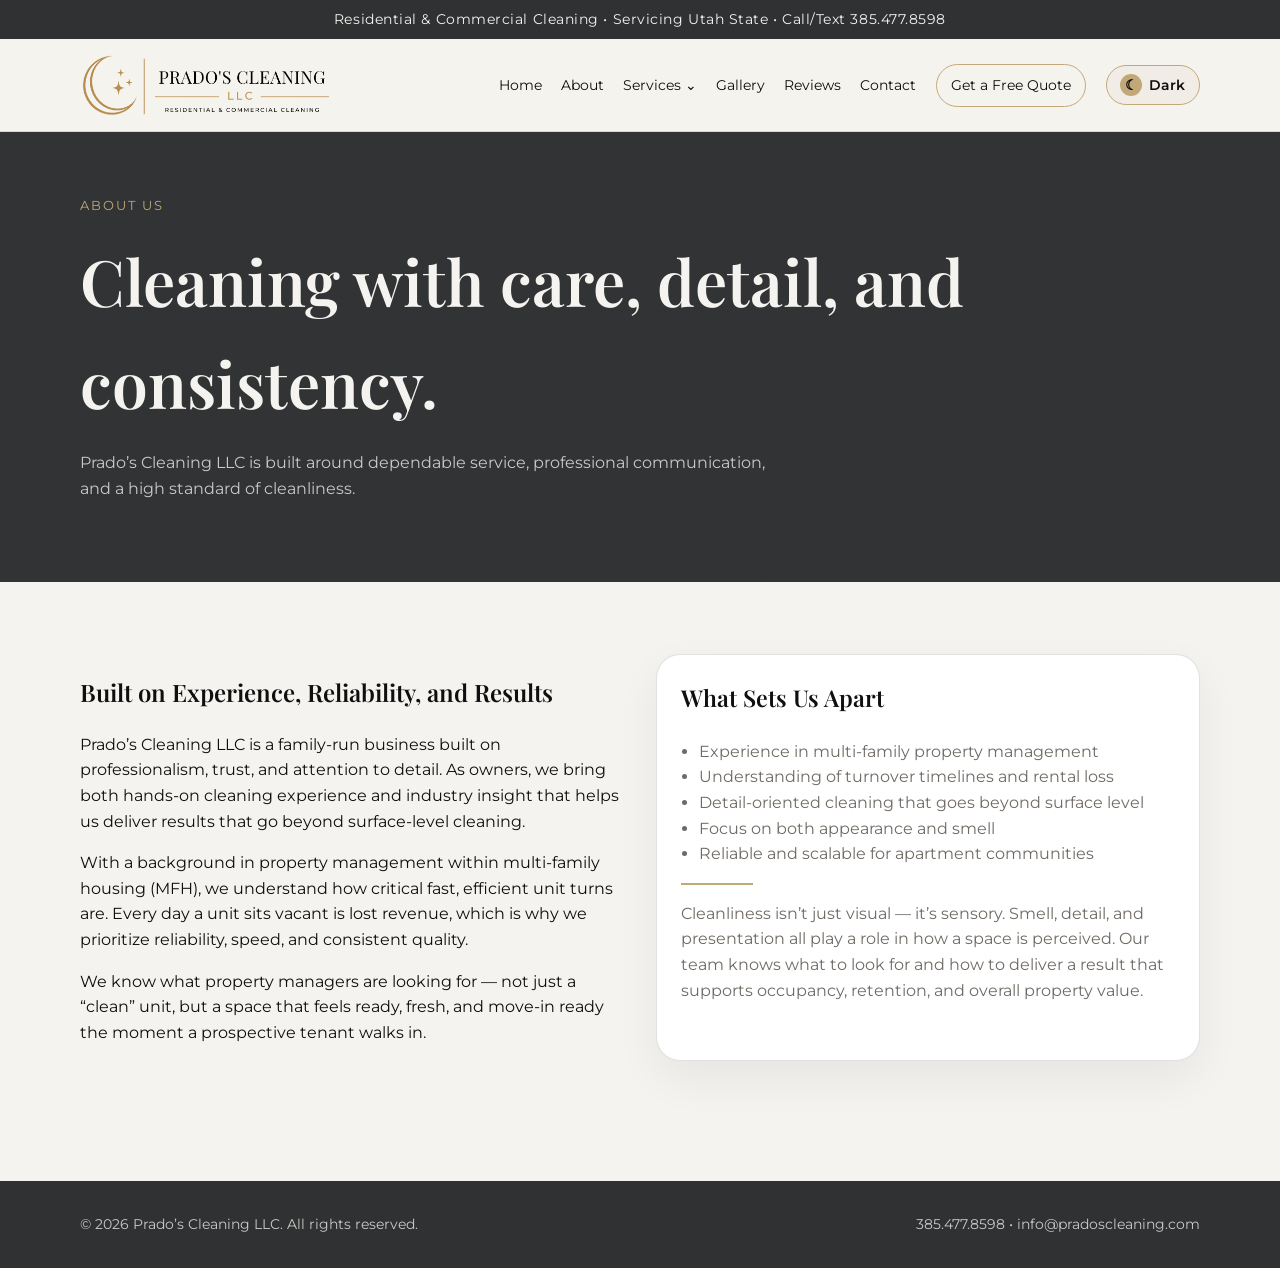
<file: about.html>
<!DOCTYPE html>
<html lang="en">
<head>
  <meta charset="UTF-8" />
  <meta name="viewport" content="width=device-width, initial-scale=1.0" />
  <title>About | Prado’s Cleaning LLC</title>
  <meta name="description" content="Prado’s Cleaning LLC provides residential and commercial cleaning services throughout Utah State." />
  <link rel="preconnect" href="https://fonts.googleapis.com">
  <link rel="preconnect" href="https://fonts.gstatic.com" crossorigin>
  <link href="https://fonts.googleapis.com/css2?family=Montserrat:wght@400;500;600;700&family=Playfair+Display:wght@500;600;700&display=swap" rel="stylesheet">
  <link rel="stylesheet" href="style.css" />
</head>
  
<body>

<div class="announcement">Residential & Commercial Cleaning • Servicing Utah State • Call/Text 385.477.8598</div>
<header class="navbar">
  <div class="container nav-inner">

    <a class="brand" href="index.html">
      <img src="Logo.png" alt="Prado’s Cleaning LLC Logo">
    </a>

    <button class="mobile-menu-toggle" id="mobileMenuToggle" type="button" aria-label="Open menu">
      ☰
    </button>

    <nav class="nav-links" id="navLinks">
      <a href="index.html">Home</a>
      <a href="about.html">About</a>

      <div class="dropdown">
        <button class="dropdown-toggle" type="button">
          Services <span>⌄</span>
        </button>

        <div class="dropdown-menu">
          <a href="services.html#commercial">Commercial</a>
          <a href="services.html#construction">Construction</a>
          <a href="services.html#residential-property">Residential & Property Services</a>
        </div>
      </div>

      <a href="gallery.html">Gallery</a>
<a href="reviews.html">Reviews</a>
<a href="contact.html">Contact</a>

<a class="nav-cta"
   href="https://docs.google.com/forms/d/e/1FAIpQLSeBbezqVvgnI5vgz2CM5HpS5RPvehQDCwMBrAyvXiqpnK0DPA/viewform"
   target="_blank">
   Get a Free Quote
</a>

      <button class="theme-toggle" id="themeToggle" type="button" aria-label="Toggle dark mode">
        <span class="toggle-icon">☾</span>
        <span class="toggle-text">Dark</span>
      </button>
    </nav>

  </div>
</header>


<main>
  <section class="page-hero">
    <div class="container">
      <div class="kicker">About Us</div>
      <h1>Cleaning with care, detail, and consistency.</h1>
      <p>Prado’s Cleaning LLC is built around dependable service, professional communication, and a high standard of cleanliness.</p>
    </div>
  </section>

  <section class="section">
  <div class="container grid-2">

    <div>
      <h2>Built on Experience, Reliability, and Results</h2>

      <p>
        Prado’s Cleaning LLC is a family-run business built on professionalism, trust, and attention to detail. As owners, we bring both hands-on cleaning experience and industry insight that helps us deliver results that go beyond surface-level cleaning.
      </p>

      <p>
        With a background in property management within multi-family housing (MFH), we understand how critical fast, efficient unit turns are. Every day a unit sits vacant is lost revenue, which is why we prioritize reliability, speed, and consistent quality.
      </p>

      <p>
        We know what property managers are looking for — not just a “clean” unit, but a space that feels ready, fresh, and move-in ready the moment a prospective tenant walks in.
      </p>
    </div>

    <div class="card">
      <h3>What Sets Us Apart</h3>

      <ul class="list">
        <li>Experience in multi-family property management</li>
        <li>Understanding of turnover timelines and rental loss</li>
        <li>Detail-oriented cleaning that goes beyond surface level</li>
        <li>Focus on both appearance and smell</li>
        <li>Reliable and scalable for apartment communities</li>
      </ul>

      <div class="divider"></div>

      <p>
        Cleanliness isn’t just visual — it’s sensory. Smell, detail, and presentation all play a role in how a space is perceived. Our team knows what to look for and how to deliver a result that supports occupancy, retention, and overall property value.
      </p>
    </div>

  </div>
</section>
</main>


<footer class="footer">
  <div class="container footer-inner">
    <div>© 2026 Prado’s Cleaning LLC. All rights reserved.</div>
    <div>385.477.8598 • info@pradoscleaning.com</div>
  </div>
</footer>

<script src="script.js"></script>
  
</body>
</html>
</file>
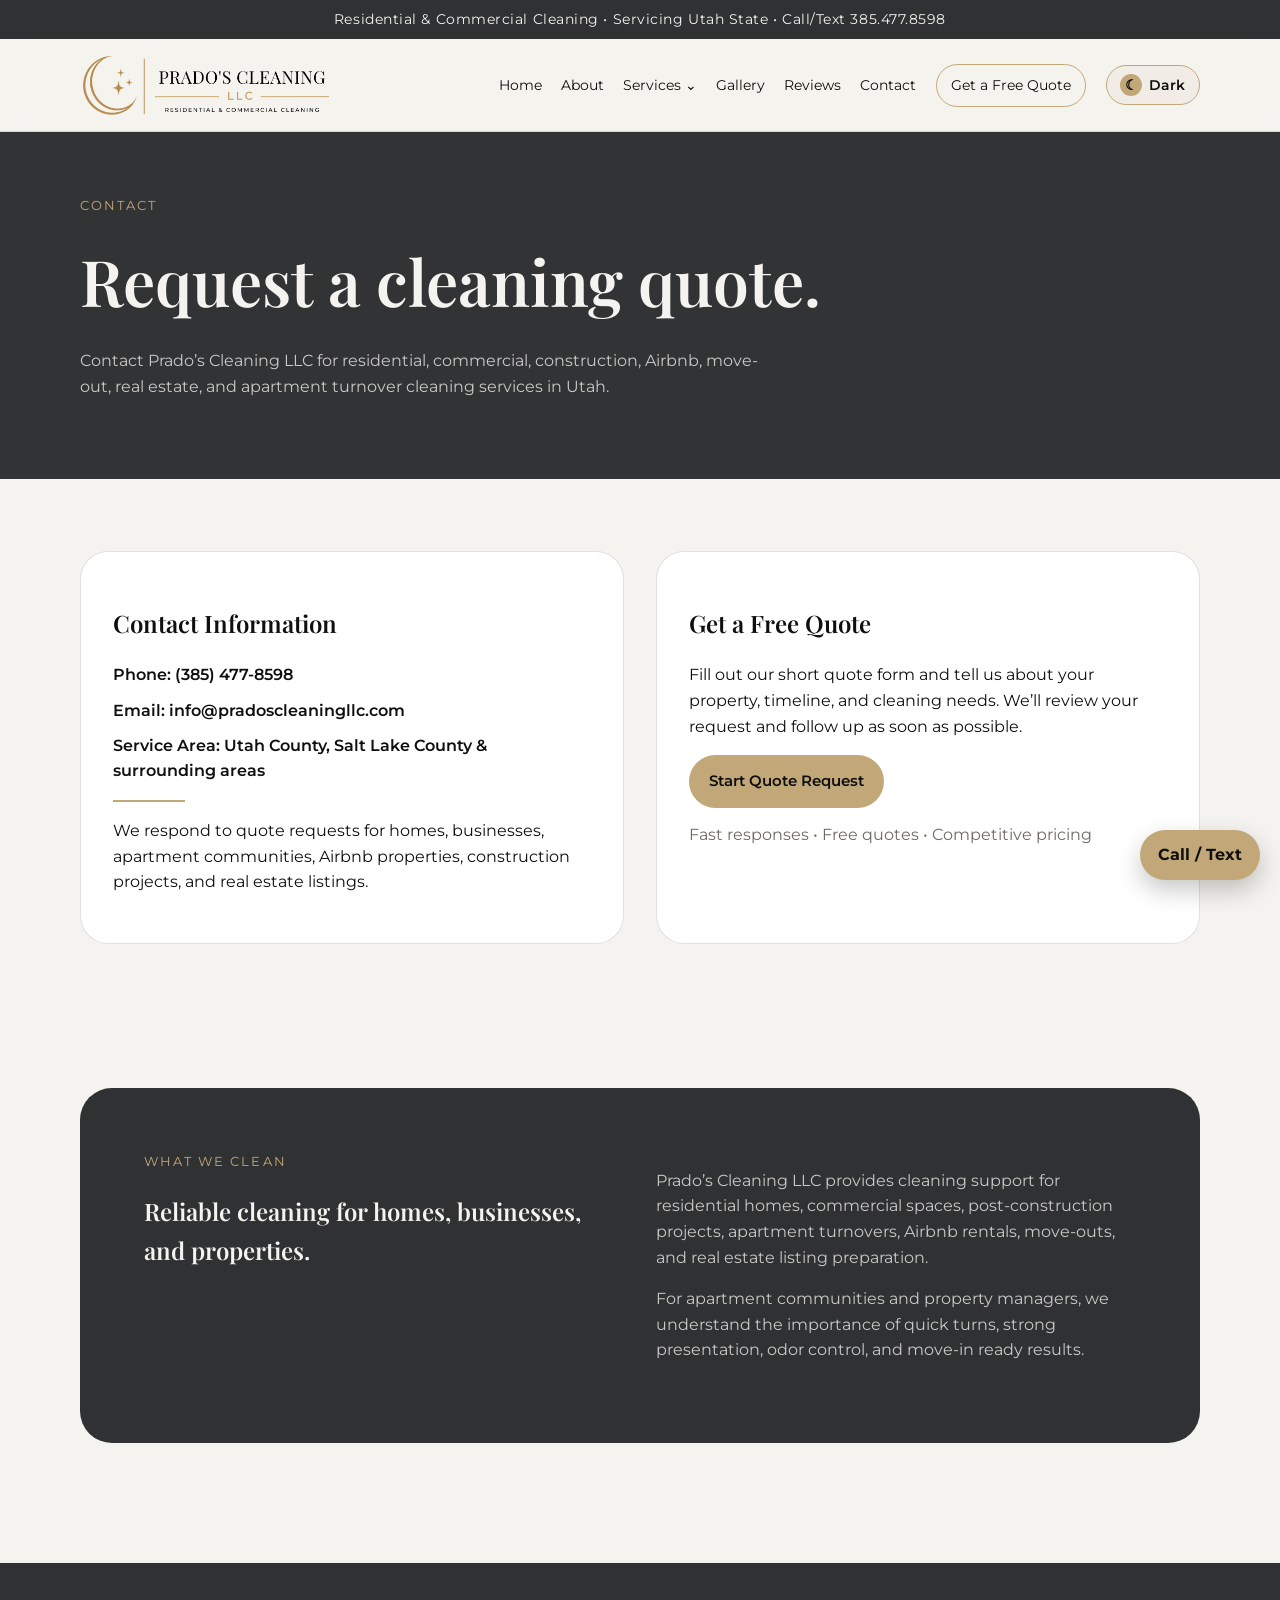
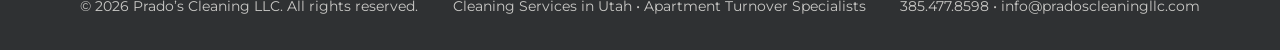
<file: contact.html>
<!DOCTYPE html>
<html lang="en">
<head>
  <meta charset="UTF-8" />
  <meta name="viewport" content="width=device-width, initial-scale=1.0" />

  <title>Contact Prado’s Cleaning LLC | Cleaning Services in Utah</title>
  <meta name="description" content="Contact Prado’s Cleaning LLC for residential, commercial, construction, Airbnb, move-out, and apartment turnover cleaning services in Utah." />

  <link rel="preconnect" href="https://fonts.googleapis.com">
  <link rel="preconnect" href="https://fonts.gstatic.com" crossorigin>
  <link href="https://fonts.googleapis.com/css2?family=Montserrat:wght@400;500;600;700&family=Playfair+Display:wght@500;600;700&display=swap" rel="stylesheet">

  <link rel="stylesheet" href="style.css" />
</head>

<body>

<div class="announcement">
  Residential & Commercial Cleaning • Servicing Utah State • Call/Text 385.477.8598
</div>

<header class="navbar">
  <div class="container nav-inner">

    <a class="brand" href="index.html">
      <img src="Logo.png" alt="Prado’s Cleaning LLC Logo">
    </a>

    <button class="mobile-menu-toggle" id="mobileMenuToggle" type="button" aria-label="Open menu">
      ☰
    </button>

    <nav class="nav-links" id="navLinks">
      <a href="index.html">Home</a>
      <a href="about.html">About</a>

      <div class="dropdown">
        <button class="dropdown-toggle" type="button">
          Services <span>⌄</span>
        </button>

        <div class="dropdown-menu">
          <a href="services.html#commercial">Commercial</a>
          <a href="services.html#construction">Construction</a>
          <a href="services.html#residential-property">Residential & Property Services</a>
        </div>
      </div>

      <a href="gallery.html">Gallery</a>
      <a href="reviews.html">Reviews</a>
      <a href="contact.html">Contact</a>

      <a class="nav-cta"
         href="https://docs.google.com/forms/d/e/1FAIpQLSeBbezqVvgnI5vgz2CM5HpS5RPvehQDCwMBrAyvXiqpnK0DPA/viewform"
         target="_blank">
        Get a Free Quote
      </a>

      <button class="theme-toggle" id="themeToggle" type="button" aria-label="Toggle dark mode">
        <span class="toggle-icon">☾</span>
        <span class="toggle-text">Dark</span>
      </button>
    </nav>

  </div>
</header>

<main>
  <section class="page-hero">
    <div class="container">
      <div class="kicker">Contact</div>
      <h1>Request a cleaning quote.</h1>
      <p>
        Contact Prado’s Cleaning LLC for residential, commercial, construction,
        Airbnb, move-out, real estate, and apartment turnover cleaning services in Utah.
      </p>
    </div>
  </section>

  <section class="section">
    <div class="container grid-2">

      <div class="contact-box">
        <h2>Contact Information</h2>

        <p class="contact-line">
          Phone:
          <a href="tel:3854778598">(385) 477-8598</a>
        </p>

        <p class="contact-line">
          Email:
          <a href="mailto:info@pradoscleaningllc.com">info@pradoscleaningllc.com</a>
        </p>

        <p class="contact-line">
          Service Area:
          Utah County, Salt Lake County & surrounding areas
        </p>

        <div class="divider"></div>

        <p>
          We respond to quote requests for homes, businesses, apartment communities,
          Airbnb properties, construction projects, and real estate listings.
        </p>
      </div>

      <div class="contact-box">
        <h2>Get a Free Quote</h2>

        <p>
          Fill out our short quote form and tell us about your property, timeline,
          and cleaning needs. We’ll review your request and follow up as soon as possible.
        </p>

        <a class="btn btn-primary"
           href="https://docs.google.com/forms/d/e/1FAIpQLSeBbezqVvgnI5vgz2CM5HpS5RPvehQDCwMBrAyvXiqpnK0DPA/viewform"
           target="_blank">
          Start Quote Request
        </a>

        <p style="margin-top: 14px; color: var(--muted);">
          Fast responses • Free quotes • Competitive pricing
        </p>
      </div>

    </div>
  </section>

  <section class="section">
    <div class="container dark-panel">
      <div class="grid-2">
        <div>
          <div class="kicker">What We Clean</div>
          <h2>Reliable cleaning for homes, businesses, and properties.</h2>
        </div>

        <div>
          <p>
            Prado’s Cleaning LLC provides cleaning support for residential homes,
            commercial spaces, post-construction projects, apartment turnovers,
            Airbnb rentals, move-outs, and real estate listing preparation.
          </p>

          <p>
            For apartment communities and property managers, we understand the importance
            of quick turns, strong presentation, odor control, and move-in ready results.
          </p>
        </div>
      </div>
    </div>
  </section>
</main>

<a href="tel:3854778598" class="call-button">Call / Text</a>

<footer class="footer">
  <div class="container footer-inner">
    <div>© 2026 Prado’s Cleaning LLC. All rights reserved.</div>
    <div>Cleaning Services in Utah • Apartment Turnover Specialists</div>
    <div>385.477.8598 • info@pradoscleaningllc.com</div>
  </div>
</footer>

<script src="script.js"></script>

</body>
</html>
</file>
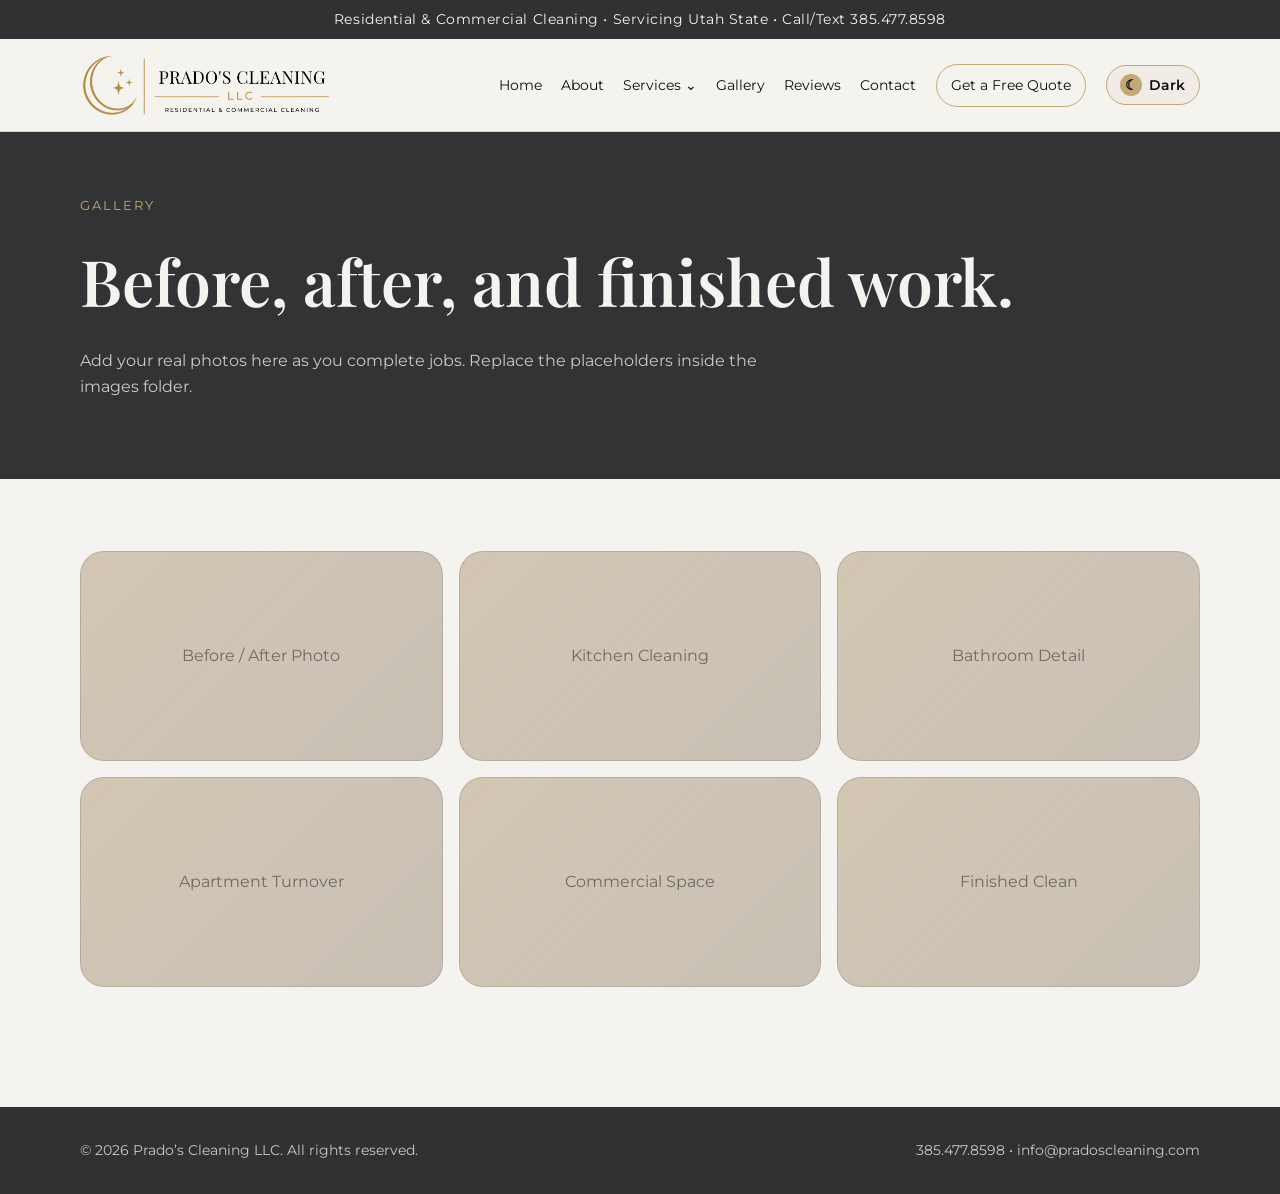
<file: gallery.html>
<!DOCTYPE html>
<html lang="en">
<head>
  <meta charset="UTF-8" />
  <meta name="viewport" content="width=device-width, initial-scale=1.0" />
  <title>Gallery | Prado’s Cleaning LLC</title>
  <meta name="description" content="Prado’s Cleaning LLC provides residential and commercial cleaning services throughout Utah State." />
  <link rel="preconnect" href="https://fonts.googleapis.com">
  <link rel="preconnect" href="https://fonts.gstatic.com" crossorigin>
  <link href="https://fonts.googleapis.com/css2?family=Montserrat:wght@400;500;600;700&family=Playfair+Display:wght@500;600;700&display=swap" rel="stylesheet">
  <link rel="stylesheet" href="style.css" />
</head>

<body>

<div class="announcement">Residential & Commercial Cleaning • Servicing Utah State • Call/Text 385.477.8598</div>
<header class="navbar">
  <div class="container nav-inner">

    <a class="brand" href="index.html">
      <img src="Logo.png" alt="Prado’s Cleaning LLC Logo">
    </a>

    <button class="mobile-menu-toggle" id="mobileMenuToggle" type="button" aria-label="Open menu">
      ☰
    </button>

    <nav class="nav-links" id="navLinks">
      <a href="index.html">Home</a>
      <a href="about.html">About</a>

      <div class="dropdown">
        <button class="dropdown-toggle" type="button">
          Services <span>⌄</span>
        </button>

        <div class="dropdown-menu">
          <a href="services.html#commercial">Commercial</a>
          <a href="services.html#construction">Construction</a>
          <a href="services.html#residential-property">Residential & Property Services</a>
        </div>
      </div>

      <a href="gallery.html">Gallery</a>
      <a href="reviews.html">Reviews</a>
      <a href="contact.html">Contact</a>

      <a class="nav-cta"
   href="https://docs.google.com/forms/d/e/1FAIpQLSeBbezqVvgnI5vgz2CM5HpS5RPvehQDCwMBrAyvXiqpnK0DPA/viewform"
   target="_blank">
   Get a Free Quote
      </a>

      <button class="theme-toggle" id="themeToggle" type="button" aria-label="Toggle dark mode">
        <span class="toggle-icon">☾</span>
        <span class="toggle-text">Dark</span>
      </button>
    </nav>

  </div>
</header>


<main>
  <section class="page-hero">
    <div class="container">
      <div class="kicker">Gallery</div>
      <h1>Before, after, and finished work.</h1>
      <p>Add your real photos here as you complete jobs. Replace the placeholders inside the images folder.</p>
    </div>
  </section>

  <section class="section">
    <div class="container gallery-grid">
      <div class="gallery-item">Before / After Photo</div>
      <div class="gallery-item">Kitchen Cleaning</div>
      <div class="gallery-item">Bathroom Detail</div>
      <div class="gallery-item">Apartment Turnover</div>
      <div class="gallery-item">Commercial Space</div>
      <div class="gallery-item">Finished Clean</div>
    </div>
  </section>
</main>


<footer class="footer">
  <div class="container footer-inner">
    <div>© 2026 Prado’s Cleaning LLC. All rights reserved.</div>
    <div>385.477.8598 • info@pradoscleaning.com</div>
  </div>
</footer>

<script src="script.js"></script>
  
</body>
</html>
</file>
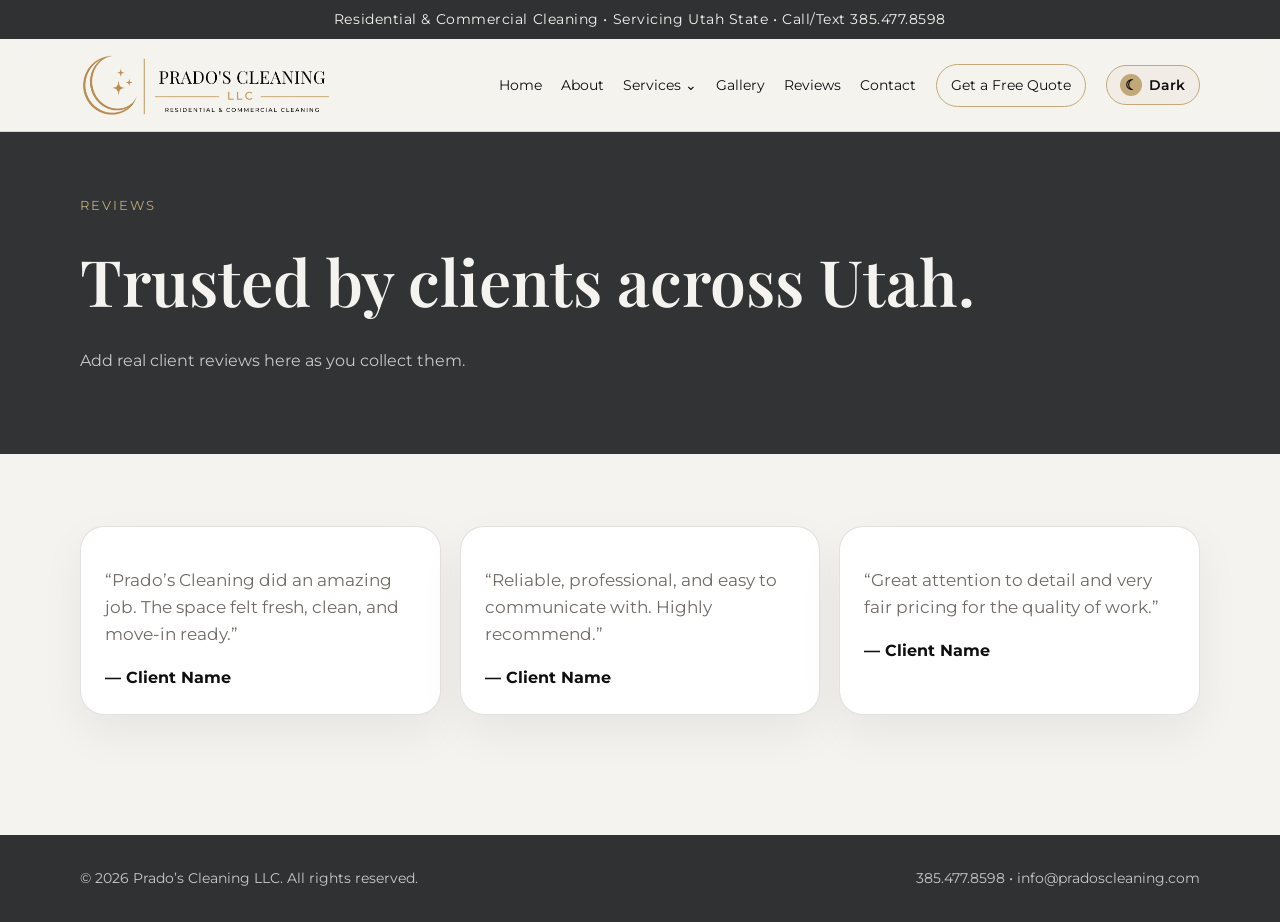
<file: reviews.html>
<!DOCTYPE html>
<html lang="en">
<head>
  <meta charset="UTF-8" />
  <meta name="viewport" content="width=device-width, initial-scale=1.0" />
  <title>Reviews | Prado’s Cleaning LLC</title>
  <meta name="description" content="Prado’s Cleaning LLC provides residential and commercial cleaning services throughout Utah State." />
  <link rel="preconnect" href="https://fonts.googleapis.com">
  <link rel="preconnect" href="https://fonts.gstatic.com" crossorigin>
  <link href="https://fonts.googleapis.com/css2?family=Montserrat:wght@400;500;600;700&family=Playfair+Display:wght@500;600;700&display=swap" rel="stylesheet">
  <link rel="stylesheet" href="style.css" />
</head>
  
<body>

<div class="announcement">Residential & Commercial Cleaning • Servicing Utah State • Call/Text 385.477.8598</div>
<header class="navbar">
  <div class="container nav-inner">

    <a class="brand" href="index.html">
        <img src="Logo.png" alt="Prado’s Cleaning LLC Logo">
    </a>

    <button class="mobile-menu-toggle" id="mobileMenuToggle" type="button" aria-label="Open menu">
      ☰
    </button>

    <nav class="nav-links" id="navLinks">
      <a href="index.html">Home</a>
      <a href="about.html">About</a>

      <div class="dropdown">
        <button class="dropdown-toggle" type="button">
          Services <span>⌄</span>
        </button>

        <div class="dropdown-menu">
          <a href="services.html#commercial">Commercial</a>
          <a href="services.html#construction">Construction</a>
          <a href="services.html#residential-property">Residential & Property Services</a>
        </div>
      </div>

      <a href="gallery.html">Gallery</a>
<a href="reviews.html">Reviews</a>
<a href="contact.html">Contact</a>

<a class="nav-cta"
   href="https://docs.google.com/forms/d/e/1FAIpQLSeBbezqVvgnI5vgz2CM5HpS5RPvehQDCwMBrAyvXiqpnK0DPA/viewform"
   target="_blank">
   Get a Free Quote
</a>

      <button class="theme-toggle" id="themeToggle" type="button" aria-label="Toggle dark mode">
        <span class="toggle-icon">☾</span>
        <span class="toggle-text">Dark</span>
      </button>
    </nav>

  </div>
</header>


<main>
  <section class="page-hero">
    <div class="container">
      <div class="kicker">Reviews</div>
      <h1>Trusted by clients across Utah.</h1>
      <p>Add real client reviews here as you collect them.</p>
    </div>
  </section>

  <section class="section">
    <div class="container grid-3">
      <div class="card">
        <p class="quote">“Prado’s Cleaning did an amazing job. The space felt fresh, clean, and move-in ready.”</p>
        <strong>— Client Name</strong>
      </div>
      <div class="card">
        <p class="quote">“Reliable, professional, and easy to communicate with. Highly recommend.”</p>
        <strong>— Client Name</strong>
      </div>
      <div class="card">
        <p class="quote">“Great attention to detail and very fair pricing for the quality of work.”</p>
        <strong>— Client Name</strong>
      </div>
    </div>
  </section>
</main>


<footer class="footer">
  <div class="container footer-inner">
    <div>© 2026 Prado’s Cleaning LLC. All rights reserved.</div>
    <div>385.477.8598 • info@pradoscleaning.com</div>
  </div>
</footer>

<script src="script.js"></script>
  
</body>
</html>
</file>
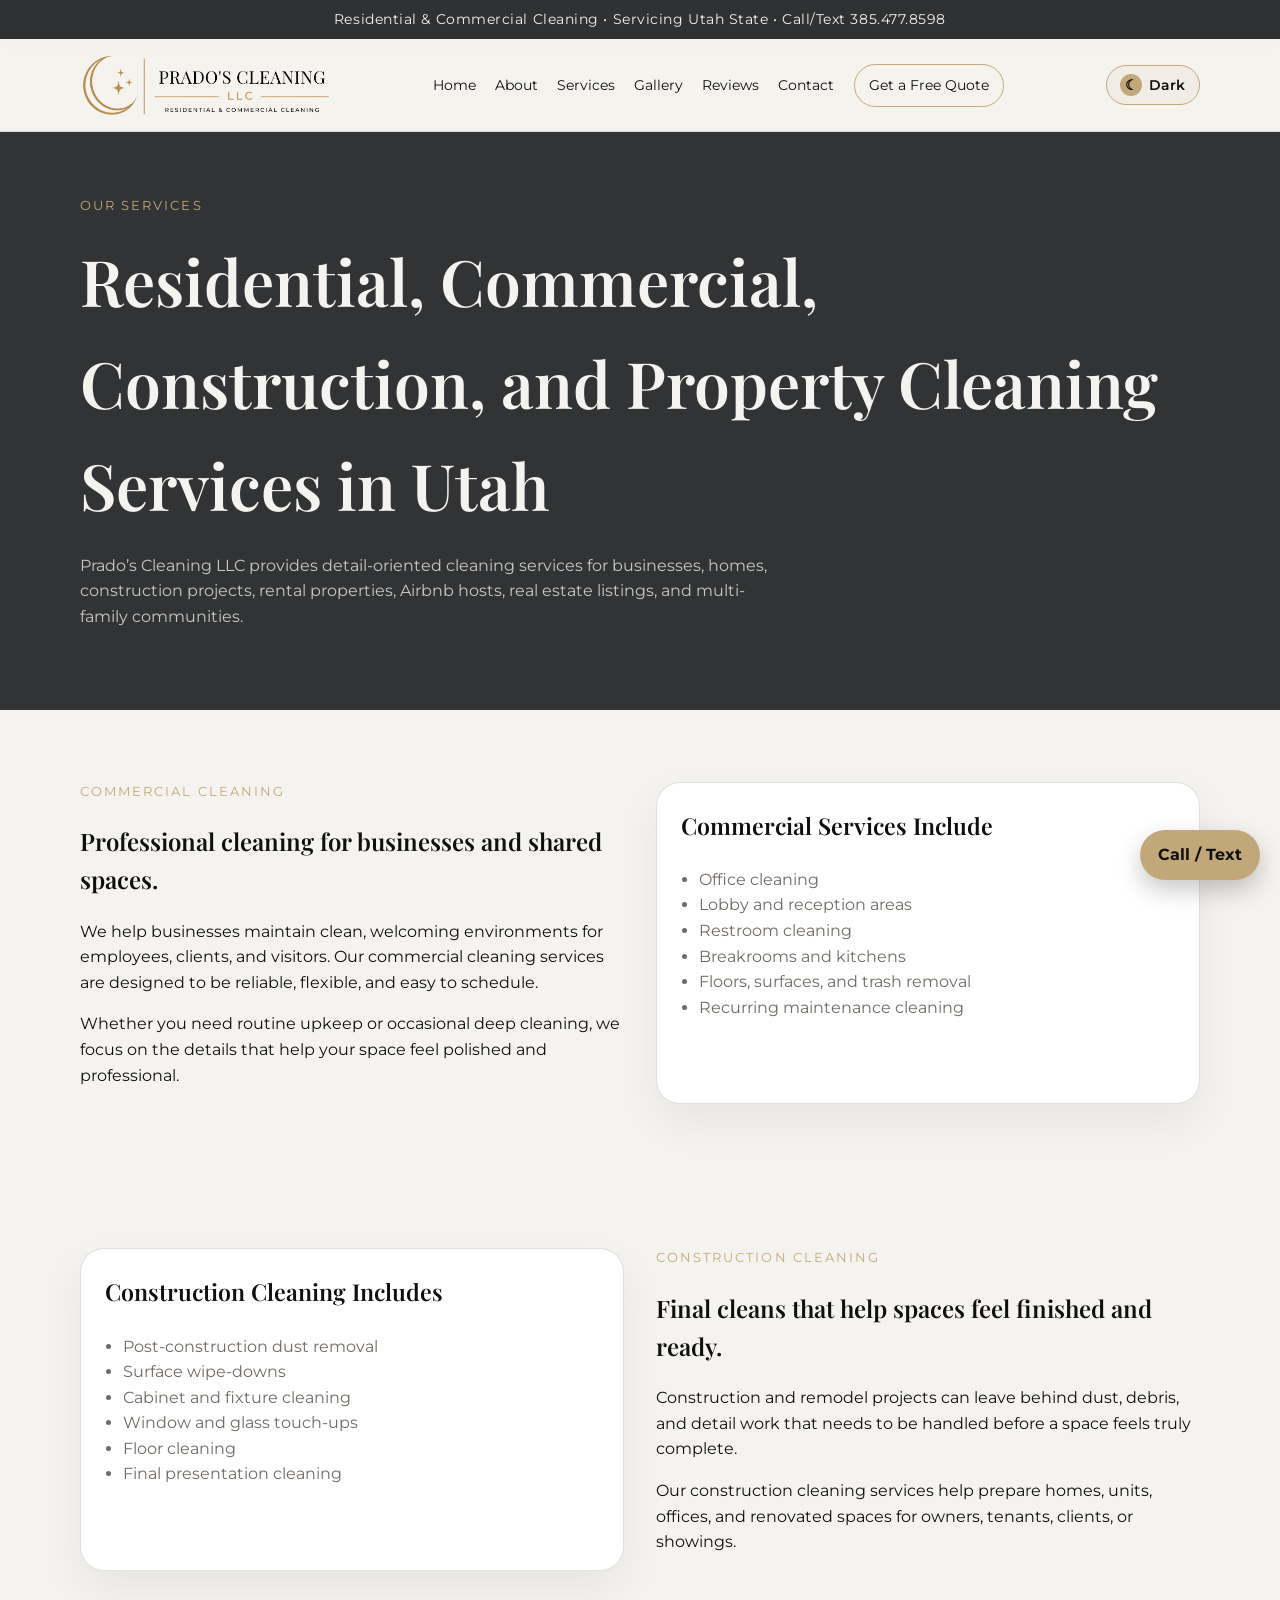
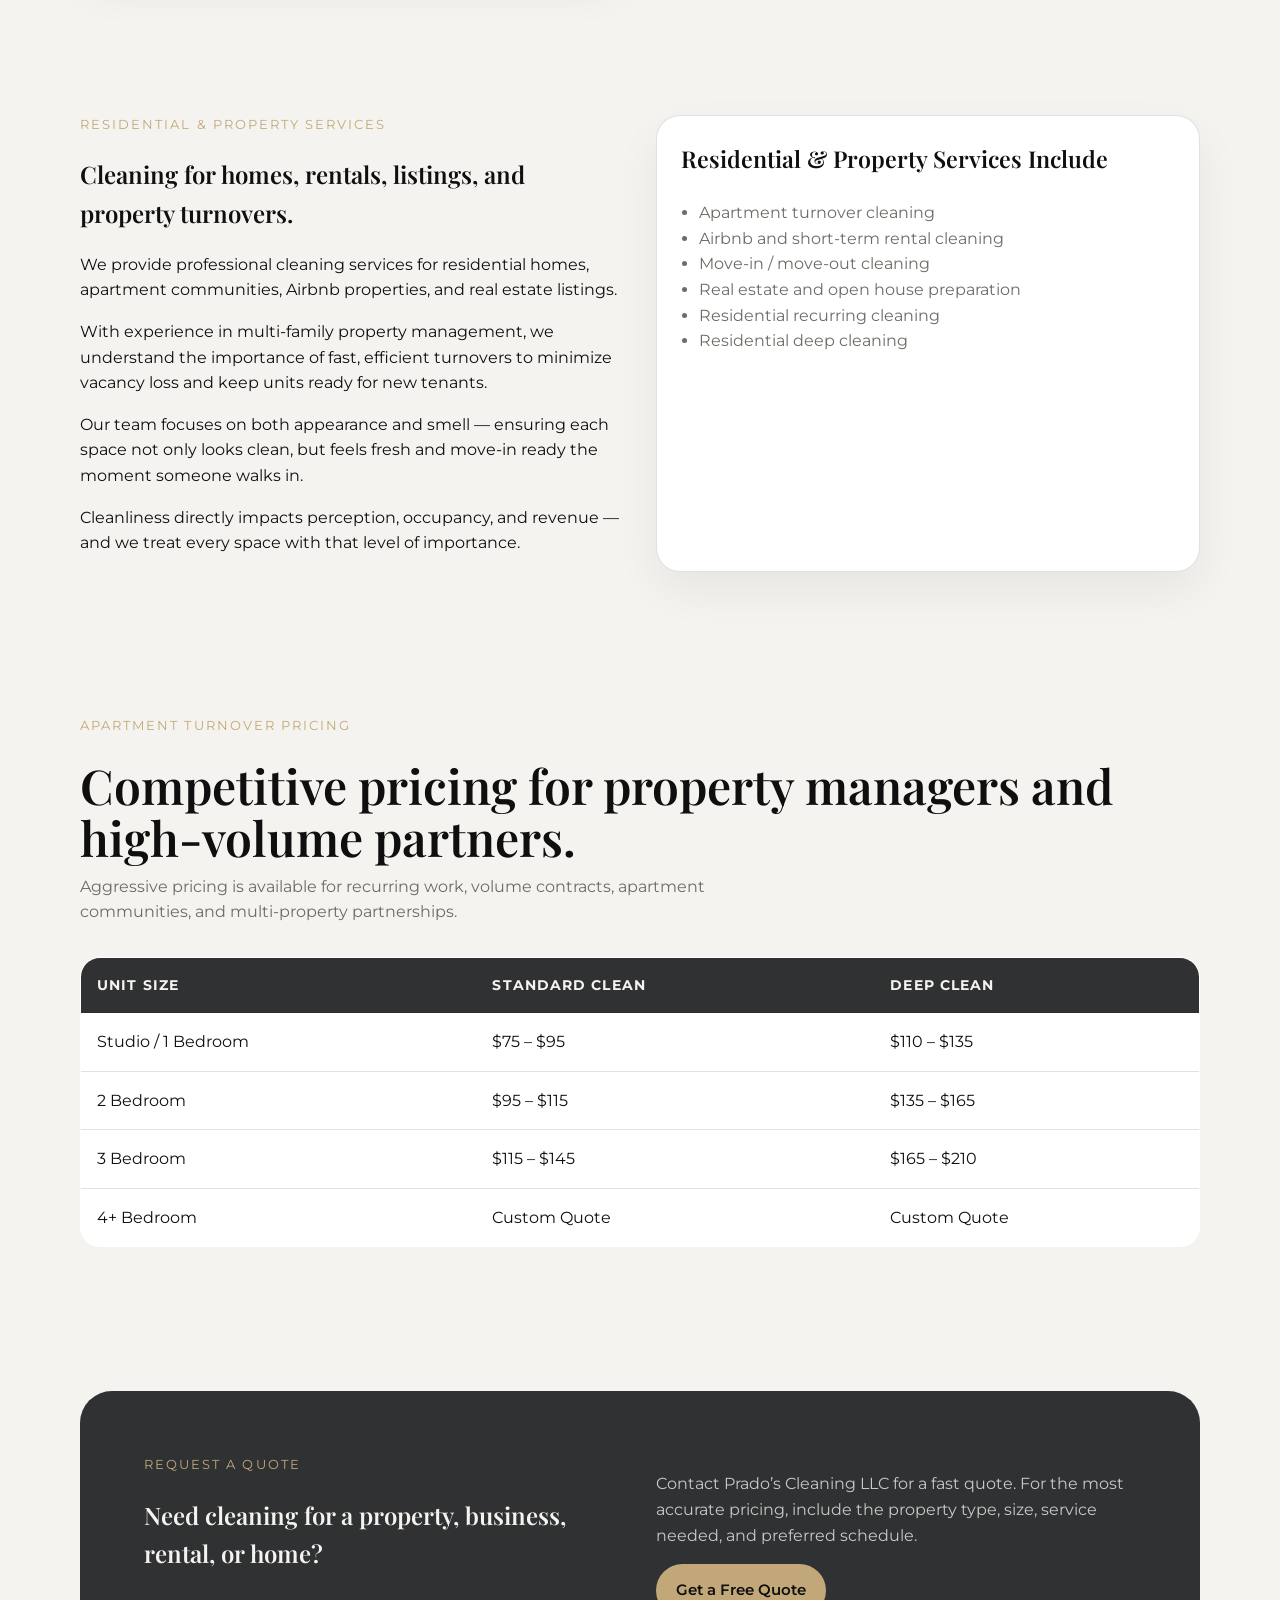
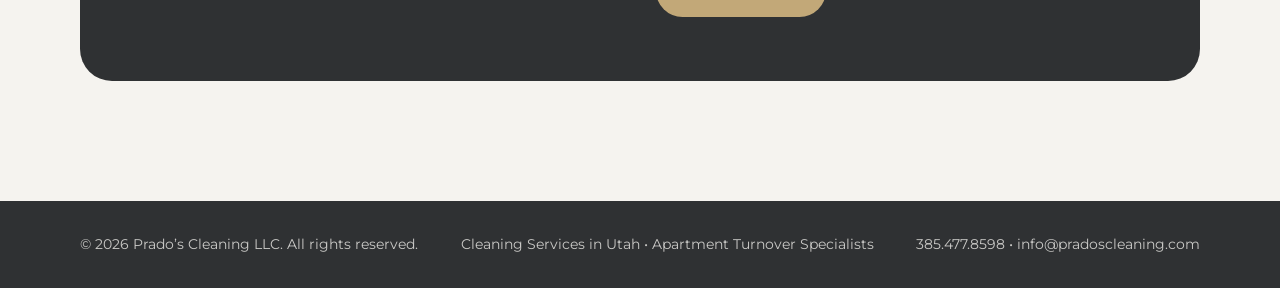
<file: services.html>
<!DOCTYPE html>
<html lang="en">
<head>
  <meta charset="UTF-8" />
  <meta name="viewport" content="width=device-width, initial-scale=1.0" />

  <title>Cleaning Services in Utah | Prado’s Cleaning LLC</title>
  <meta name="description" content="Prado’s Cleaning LLC provides commercial cleaning, construction cleaning, residential cleaning, Airbnb cleaning, real estate cleaning, and property cleaning services throughout Utah." />

  <link rel="preconnect" href="https://fonts.googleapis.com">
  <link rel="preconnect" href="https://fonts.gstatic.com" crossorigin>
  <link href="https://fonts.googleapis.com/css2?family=Montserrat:wght@400;500;600;700&family=Playfair+Display:wght@500;600;700&display=swap" rel="stylesheet">

  <link rel="stylesheet" href="style.css" />
</head>

<body>
  <div class="announcement">
    Residential & Commercial Cleaning • Servicing Utah State • Call/Text 385.477.8598
  </div>

  <header class="navbar">
    <div class="container nav-inner">

      <a class="brand" href="index.html">
       <img src="Logo.png" alt="Prado’s Cleaning LLC Logo">
      </a>

      <nav class="nav-links">
        <a href="index.html">Home</a>
        <a href="about.html">About</a>

        <div class="dropdown">
          <a href="services.html">Services</a>
          <div class="dropdown-menu">
            <a href="#commercial">Commercial</a>
            <a href="#construction">Construction</a>
            <a href="#residential-property">Residential & Property Services</a>
          </div>
        </div>

        <a href="gallery.html">Gallery</a>
<a href="reviews.html">Reviews</a>
<a href="contact.html">Contact</a>

<a class="nav-cta"
   href="https://docs.google.com/forms/d/e/1FAIpQLSeBbezqVvgnI5vgz2CM5HpS5RPvehQDCwMBrAyvXiqpnK0DPA/viewform"
   target="_blank">
   Get a Free Quote
</a>
      </nav>

      <button class="theme-toggle" id="themeToggle" type="button" aria-label="Toggle dark mode">
        <span class="toggle-icon">☾</span>
        <span class="toggle-text">Dark</span>
      </button>

    </div>
  </header>

  <main>
    <section class="page-hero">
      <div class="container">
        <div class="kicker">Our Services</div>
        <h1>Residential, Commercial, Construction, and Property Cleaning Services in Utah</h1>
        <p>
          Prado’s Cleaning LLC provides detail-oriented cleaning services for businesses,
          homes, construction projects, rental properties, Airbnb hosts, real estate listings,
          and multi-family communities.
        </p>
      </div>
    </section>

    <section class="section" id="commercial">
      <div class="container grid-2">
        <div>
          <div class="kicker">Commercial Cleaning</div>
          <h2>Professional cleaning for businesses and shared spaces.</h2>
          <p>
            We help businesses maintain clean, welcoming environments for employees,
            clients, and visitors. Our commercial cleaning services are designed to be
            reliable, flexible, and easy to schedule.
          </p>
          <p>
            Whether you need routine upkeep or occasional deep cleaning, we focus on the
            details that help your space feel polished and professional.
          </p>
        </div>

        <div class="card">
          <h3>Commercial Services Include</h3>
          <ul class="list">
            <li>Office cleaning</li>
            <li>Lobby and reception areas</li>
            <li>Restroom cleaning</li>
            <li>Breakrooms and kitchens</li>
            <li>Floors, surfaces, and trash removal</li>
            <li>Recurring maintenance cleaning</li>
          </ul>
        </div>
      </div>
    </section>

    <section class="section" id="construction">
      <div class="container grid-2">
        <div class="card">
          <h3>Construction Cleaning Includes</h3>
          <ul class="list">
            <li>Post-construction dust removal</li>
            <li>Surface wipe-downs</li>
            <li>Cabinet and fixture cleaning</li>
            <li>Window and glass touch-ups</li>
            <li>Floor cleaning</li>
            <li>Final presentation cleaning</li>
          </ul>
        </div>

        <div>
          <div class="kicker">Construction Cleaning</div>
          <h2>Final cleans that help spaces feel finished and ready.</h2>
          <p>
            Construction and remodel projects can leave behind dust, debris, and detail
            work that needs to be handled before a space feels truly complete.
          </p>
          <p>
            Our construction cleaning services help prepare homes, units, offices, and
            renovated spaces for owners, tenants, clients, or showings.
          </p>
        </div>
      </div>
    </section>

    <section class="section" id="residential-property">
      <div class="container grid-2">
        <div>
          <div class="kicker">Residential & Property Services</div>
          <h2>Cleaning for homes, rentals, listings, and property turnovers.</h2>

          <p>
            We provide professional cleaning services for residential homes, apartment
            communities, Airbnb properties, and real estate listings.
          </p>

          <p>
            With experience in multi-family property management, we understand the
            importance of fast, efficient turnovers to minimize vacancy loss and keep
            units ready for new tenants.
          </p>

          <p>
            Our team focuses on both appearance and smell — ensuring each space not only
            looks clean, but feels fresh and move-in ready the moment someone walks in.
          </p>

          <p>
            Cleanliness directly impacts perception, occupancy, and revenue — and we treat
            every space with that level of importance.
          </p>
        </div>

        <div class="card">
          <h3>Residential & Property Services Include</h3>
          <ul class="list">
            <li>Apartment turnover cleaning</li>
            <li>Airbnb and short-term rental cleaning</li>
            <li>Move-in / move-out cleaning</li>
            <li>Real estate and open house preparation</li>
            <li>Residential recurring cleaning</li>
            <li>Residential deep cleaning</li>
          </ul>
        </div>
      </div>
    </section>

    <section class="section">
      <div class="container">
        <div class="section-title">
          <div class="kicker">Apartment Turnover Pricing</div>
          <h2>Competitive pricing for property managers and high-volume partners.</h2>
          <p>
            Aggressive pricing is available for recurring work, volume contracts,
            apartment communities, and multi-property partnerships.
          </p>
        </div>

        <table class="price-table">
          <tr>
            <th>Unit Size</th>
            <th>Standard Clean</th>
            <th>Deep Clean</th>
          </tr>
          <tr>
            <td>Studio / 1 Bedroom</td>
            <td>$75 – $95</td>
            <td>$110 – $135</td>
          </tr>
          <tr>
            <td>2 Bedroom</td>
            <td>$95 – $115</td>
            <td>$135 – $165</td>
          </tr>
          <tr>
            <td>3 Bedroom</td>
            <td>$115 – $145</td>
            <td>$165 – $210</td>
          </tr>
          <tr>
            <td>4+ Bedroom</td>
            <td>Custom Quote</td>
            <td>Custom Quote</td>
          </tr>
        </table>
      </div>
    </section>

    <section class="section">
      <div class="container dark-panel">
        <div class="grid-2">
          <div>
            <div class="kicker">Request a Quote</div>
            <h2>Need cleaning for a property, business, rental, or home?</h2>
          </div>

          <div>
            <p>
              Contact Prado’s Cleaning LLC for a fast quote. For the most accurate pricing,
              include the property type, size, service needed, and preferred schedule.
            </p>
            <a class="btn btn-primary"
   href="https://docs.google.com/forms/d/e/1FAIpQLSeBbezqVvgnI5vgz2CM5HpS5RPvehQDCwMBrAyvXiqpnK0DPA/viewform"
   target="_blank">
   Get a Free Quote
</a>
          </div>
        </div>
      </div>
    </section>
  </main>

  <a href="tel:3854778598" class="call-button">Call / Text</a>

  <footer class="footer">
    <div class="container footer-inner">
      <div>© 2026 Prado’s Cleaning LLC. All rights reserved.</div>
      <div>Cleaning Services in Utah • Apartment Turnover Specialists</div>
      <div>385.477.8598 • info@pradoscleaning.com</div>
    </div>
  </footer>

<script src="script.js"></script>
</body>
</html>
</file>
<file: style.css>
:root {
  --black: #0f0f10;
  --charcoal: #2f3133;
  --soft-charcoal: #3b3d3f;
  --deep-grey: #26282a;
  --ivory: #f5f3ef;
  --warm-beige: #d8cfc4;
  --gold: #c2a878;
  --soft-white: #ffffff;
  --muted: #6f6a64;
  --border: rgba(15, 15, 16, 0.12);
}

* {
  box-sizing: border-box;
}

html {
  scroll-behavior: smooth;
}

body {
  margin: 0;
  font-family: "Montserrat", Arial, sans-serif;
  background: var(--ivory);
  color: var(--black);
  line-height: 1.6;
}

h1,
h2,
h3,
.logo-text {
  font-family: "Playfair Display", Georgia, serif;
  font-weight: 600;
}

a {
  color: inherit;
  text-decoration: none;
}

img {
  max-width: 100%;
  display: block;
}

.container {
  width: min(1120px, 92%);
  margin: 0 auto;
}

/* Announcement */
.announcement {
  background: var(--charcoal);
  color: var(--ivory);
  text-align: center;
  padding: 0.55rem 1rem;
  font-size: 0.85rem;
  letter-spacing: 0.04em;
}

/* Navbar */
.navbar {
  background: rgba(245, 243, 239, 0.94);
  border-bottom: 1px solid var(--border);
  position: sticky;
  top: 0;
  z-index: 100;
  backdrop-filter: blur(10px);
}

.nav-inner {
  display: flex;
  align-items: center;
  justify-content: space-between;
  padding: 1rem 0;
  gap: 1rem;
}

.brand {
  display: flex;
  align-items: center;
}

.brand img {
  height: 60px;
  width: auto;
  transition: transform 0.25s ease, opacity 0.25s ease, filter 0.25s ease;
}

.brand:hover img {
  transform: translateY(-1px) scale(1.03);
  opacity: 0.92;
}

.mobile-menu-toggle {
  display: none;
  border: 1px solid var(--gold);
  background: rgba(194, 168, 120, 0.08);
  color: var(--black);
  padding: 0.55rem 0.8rem;
  border-radius: 999px;
  font-size: 1.2rem;
  cursor: pointer;
}

.nav-links {
  display: flex;
  align-items: center;
  gap: 1.2rem;
  font-size: 0.9rem;
}

.nav-links a:hover {
  color: var(--gold);
}

.nav-cta {
  border: 1px solid var(--gold);
  padding: 0.55rem 0.9rem;
  border-radius: 999px;
}

.nav-cta:hover {
  background: var(--gold);
  color: var(--black) !important;
}

/* Dropdown */
.dropdown {
  position: relative;
}

.dropdown-toggle {
  border: none;
  background: transparent;
  color: var(--black);
  font-family: "Montserrat", Arial, sans-serif;
  font-size: 0.9rem;
  cursor: pointer;
  padding: 0;
}

.dropdown-toggle:hover {
  color: var(--gold);
}

.dropdown-menu {
  position: absolute;
  top: 160%;
  left: 0;
  min-width: 270px;
  background: var(--soft-white);
  border: 1px solid var(--border);
  border-radius: 18px;
  padding: 0.55rem;
  box-shadow: 0 18px 45px rgba(15, 15, 16, 0.12);
  display: none;
  z-index: 999;
}

.dropdown.open .dropdown-menu {
  display: grid;
  gap: 0.2rem;
}

.dropdown-menu a {
  display: block;
  padding: 0.75rem 0.9rem;
  border-radius: 12px;
  font-size: 0.88rem;
}

.dropdown-menu a:hover,
.dropdown-menu a.active-section {
  background: rgba(194, 168, 120, 0.14);
  color: var(--gold);
}

/* Theme Toggle */
.theme-toggle {
  border: 1px solid var(--gold);
  background: rgba(194, 168, 120, 0.08);
  color: var(--black);
  padding: 0.5rem 0.85rem;
  border-radius: 999px;
  cursor: pointer;
  font-family: "Montserrat", Arial, sans-serif;
  font-weight: 600;
  font-size: 0.85rem;
  display: flex;
  align-items: center;
  gap: 0.45rem;
  transition: all 0.25s ease;
}

.theme-toggle:hover {
  background: var(--gold);
  color: var(--black);
  transform: translateY(-1px);
}

.toggle-icon {
  width: 22px;
  height: 22px;
  border-radius: 50%;
  background: var(--gold);
  color: var(--black);
  display: grid;
  place-items: center;
  font-size: 0.9rem;
  line-height: 1;
}

/* Homepage Hero Image */
.hero {
  min-height: 78vh;
  padding: 7rem 0 6rem;
  background-image:
    linear-gradient(rgba(47, 49, 51, 0.55), rgba(47, 49, 51, 0.72)),
    url("./hero-cleaning.jpg");
  background-size: cover;
  background-position: center center;
  background-repeat: no-repeat;
  background-attachment: fixed;
  color: var(--ivory);
  display: flex;
  align-items: center;
}

.hero-card {
  width: min(760px, 100%);
  background: rgba(38, 40, 42, 0.38);
  padding: clamp(1.5rem, 4vw, 3rem);
  border-radius: 28px;
  backdrop-filter: blur(4px);
}

.kicker {
  color: var(--gold);
  text-transform: uppercase;
  letter-spacing: 0.16em;
  font-size: 0.8rem;
  margin-bottom: 0.8rem;
}

.hero h1 {
  font-size: clamp(2.6rem, 6vw, 5rem);
  line-height: 1;
  margin: 0 0 1rem;
}

.hero p {
  font-size: 1.12rem;
  width: min(640px, 100%);
  color: rgba(245, 243, 239, 0.9);
}

/* Buttons */
.button-row {
  display: flex;
  gap: 1rem;
  flex-wrap: wrap;
  margin-top: 2rem;
}

.btn {
  display: inline-block;
  padding: 0.9rem 1.25rem;
  border-radius: 999px;
  font-weight: 600;
  font-size: 0.92rem;
}

.btn-primary {
  background: var(--gold);
  color: var(--black);
}

.btn-primary:hover {
  opacity: 0.9;
  transform: translateY(-1px);
}

.btn-secondary {
  border: 1px solid rgba(245, 243, 239, 0.7);
  color: var(--ivory);
}

.btn-secondary:hover {
  background: rgba(245, 243, 239, 0.12);
}

/* Sections */
.section {
  padding: 4.5rem 0;
}

.section-title {
  display: grid;
  gap: 0.6rem;
  margin-bottom: 2rem;
}

.section-title h2 {
  font-size: clamp(2rem, 4vw, 3rem);
  line-height: 1.1;
  margin: 0;
}

.section-title p {
  margin: 0;
  color: var(--muted);
  max-width: 720px;
}

.grid-3 {
  display: grid;
  grid-template-columns: repeat(3, 1fr);
  gap: 1.2rem;
}

.grid-2 {
  display: grid;
  grid-template-columns: repeat(2, 1fr);
  gap: 2rem;
}

/* Cards */
.card {
  background: var(--soft-white);
  border: 1px solid var(--border);
  border-radius: 24px;
  padding: 1.5rem;
  box-shadow: 0 18px 45px rgba(15, 15, 16, 0.06);
}

.card h3 {
  margin-top: 0;
  font-size: 1.45rem;
}

.card p {
  color: var(--muted);
}

.divider {
  width: 72px;
  height: 2px;
  background: var(--gold);
  margin: 1rem 0;
}

/* Dark Panels */
.dark-panel {
  background: var(--charcoal);
  color: var(--ivory);
  border-radius: 32px;
  padding: clamp(2rem, 5vw, 4rem);
}

.dark-panel p {
  color: rgba(245, 243, 239, 0.78);
}

/* Pricing */
.price-table {
  width: 100%;
  border-collapse: collapse;
  overflow: hidden;
  border-radius: 20px;
  background: var(--soft-white);
  border: 1px solid var(--border);
}

.price-table th,
.price-table td {
  padding: 1rem;
  text-align: left;
  border-bottom: 1px solid var(--border);
}

.price-table th {
  background: var(--charcoal);
  color: var(--ivory);
  font-size: 0.86rem;
  text-transform: uppercase;
  letter-spacing: 0.08em;
}

.price-table tr:last-child td {
  border-bottom: none;
}

/* Gallery */
.gallery-grid {
  display: grid;
  grid-template-columns: repeat(3, 1fr);
  gap: 1rem;
}

.gallery-item {
  min-height: 210px;
  border-radius: 24px;
  background:
    linear-gradient(135deg, rgba(194, 168, 120, 0.22), rgba(15, 15, 16, 0.08)),
    var(--warm-beige);
  border: 1px solid var(--border);
  display: grid;
  place-items: center;
  color: var(--muted);
  text-align: center;
  padding: 1rem;
}

/* Reviews */
.quote {
  font-size: 1.05rem;
  color: var(--black);
}

/* Contact */
.contact-box {
  background: var(--soft-white);
  border-radius: 28px;
  padding: 2rem;
  border: 1px solid var(--border);
}

.contact-line {
  margin: 0.6rem 0;
  font-weight: 600;
}

/* Subpage Header */
.page-hero {
  padding: 4rem 0;
  background:
    linear-gradient(rgba(47, 49, 51, 0.84), rgba(47, 49, 51, 0.84)),
    var(--soft-charcoal);
  color: var(--ivory);
}

.page-hero h1 {
  font-size: clamp(2.4rem, 5vw, 4rem);
  margin: 0;
}

.page-hero p {
  color: rgba(245, 243, 239, 0.78);
  max-width: 700px;
}

.list {
  padding-left: 1.1rem;
  color: var(--muted);
}

/* Floating Call Button */
.call-button {
  position: fixed;
  bottom: 20px;
  right: 20px;
  background: var(--gold);
  color: var(--black);
  padding: 12px 18px;
  border-radius: 999px;
  font-weight: 700;
  box-shadow: 0 10px 25px rgba(0, 0, 0, 0.22);
  z-index: 999;
  transition: transform 0.25s ease, opacity 0.25s ease;
}

.call-button:hover {
  transform: translateY(-2px);
  opacity: 0.92;
}

/* Footer */
.footer {
  background: var(--charcoal);
  color: var(--ivory);
  padding: 2rem 0;
  margin-top: 3rem;
}

.footer-inner {
  display: flex;
  justify-content: space-between;
  gap: 1rem;
  flex-wrap: wrap;
  color: rgba(245, 243, 239, 0.78);
  font-size: 0.9rem;
}

/* Dark Mode */
body.dark-mode {
  --black: #f5f3ef;
  --ivory: #0f0f10;
  --soft-white: #181819;
  --muted: #c9c0b5;
  --border: rgba(245, 243, 239, 0.16);
}

body.dark-mode .navbar {
  background: rgba(15, 15, 16, 0.94);
}

body.dark-mode .announcement,
body.dark-mode .footer,
body.dark-mode .page-hero,
body.dark-mode .dark-panel {
  background: #202224;
}

body.dark-mode .brand img {
  filter: invert(1);
}

body.dark-mode .mobile-menu-toggle,
body.dark-mode .dropdown-toggle,
body.dark-mode .theme-toggle {
  color: #f5f3ef;
}

body.dark-mode .dropdown-menu {
  background: #181819;
  border-color: rgba(245, 243, 239, 0.16);
}

body.dark-mode .theme-toggle {
  background: rgba(245, 243, 239, 0.06);
}

body.dark-mode .theme-toggle:hover {
  background: var(--gold);
  color: var(--black);
}

body.dark-mode .toggle-icon {
  background: var(--gold);
  color: #0f0f10;
}

body.dark-mode .card,
body.dark-mode .contact-box,
body.dark-mode .price-table {
  background: #181819;
}

body.dark-mode .price-table th {
  background: var(--gold);
  color: #0f0f10;
}

body.dark-mode .quote {
  color: #f5f3ef;
}

body.dark-mode .gallery-item {
  background:
    linear-gradient(135deg, rgba(194, 168, 120, 0.18), rgba(245, 243, 239, 0.04)),
    #181819;
}

/* Mobile */
@media (max-width: 820px) {
  .nav-inner {
    flex-direction: row;
    align-items: center;
    flex-wrap: wrap;
  }

  .brand img {
    height: 48px;
  }

  .mobile-menu-toggle {
    display: block;
  }

  .nav-links {
    display: none;
    width: 100%;
    flex-direction: column;
    align-items: flex-start;
    gap: 0.85rem;
    padding: 1rem 0;
  }

  .nav-links.open {
    display: flex;
  }

  .dropdown {
    width: 100%;
  }

  .dropdown-toggle {
    font-size: 0.95rem;
  }

  .dropdown-menu {
    position: static;
    width: 100%;
    box-shadow: none;
    margin-top: 0.7rem;
  }

  .theme-toggle {
    align-self: flex-start;
  }

  .grid-3,
  .grid-2,
  .gallery-grid {
    grid-template-columns: 1fr;
  }

  .hero {
    min-height: 70vh;
    padding: 4rem 0;
    background-attachment: scroll;
    background-position: center center;
  }

  .hero-card {
    padding: 1.5rem;
  }

  .footer-inner {
    flex-direction: column;
  }
}

@media (max-width: 480px) {
  .brand img {
    height: 42px;
  }

  .announcement {
    font-size: 0.75rem;
  }

  .nav-links {
    font-size: 0.84rem;
  }

  .hero h1 {
    font-size: 2.4rem;
  }

  .call-button {
    right: 14px;
    bottom: 14px;
    padding: 10px 15px;
    font-size: 0.9rem;
  }
}
</file>
